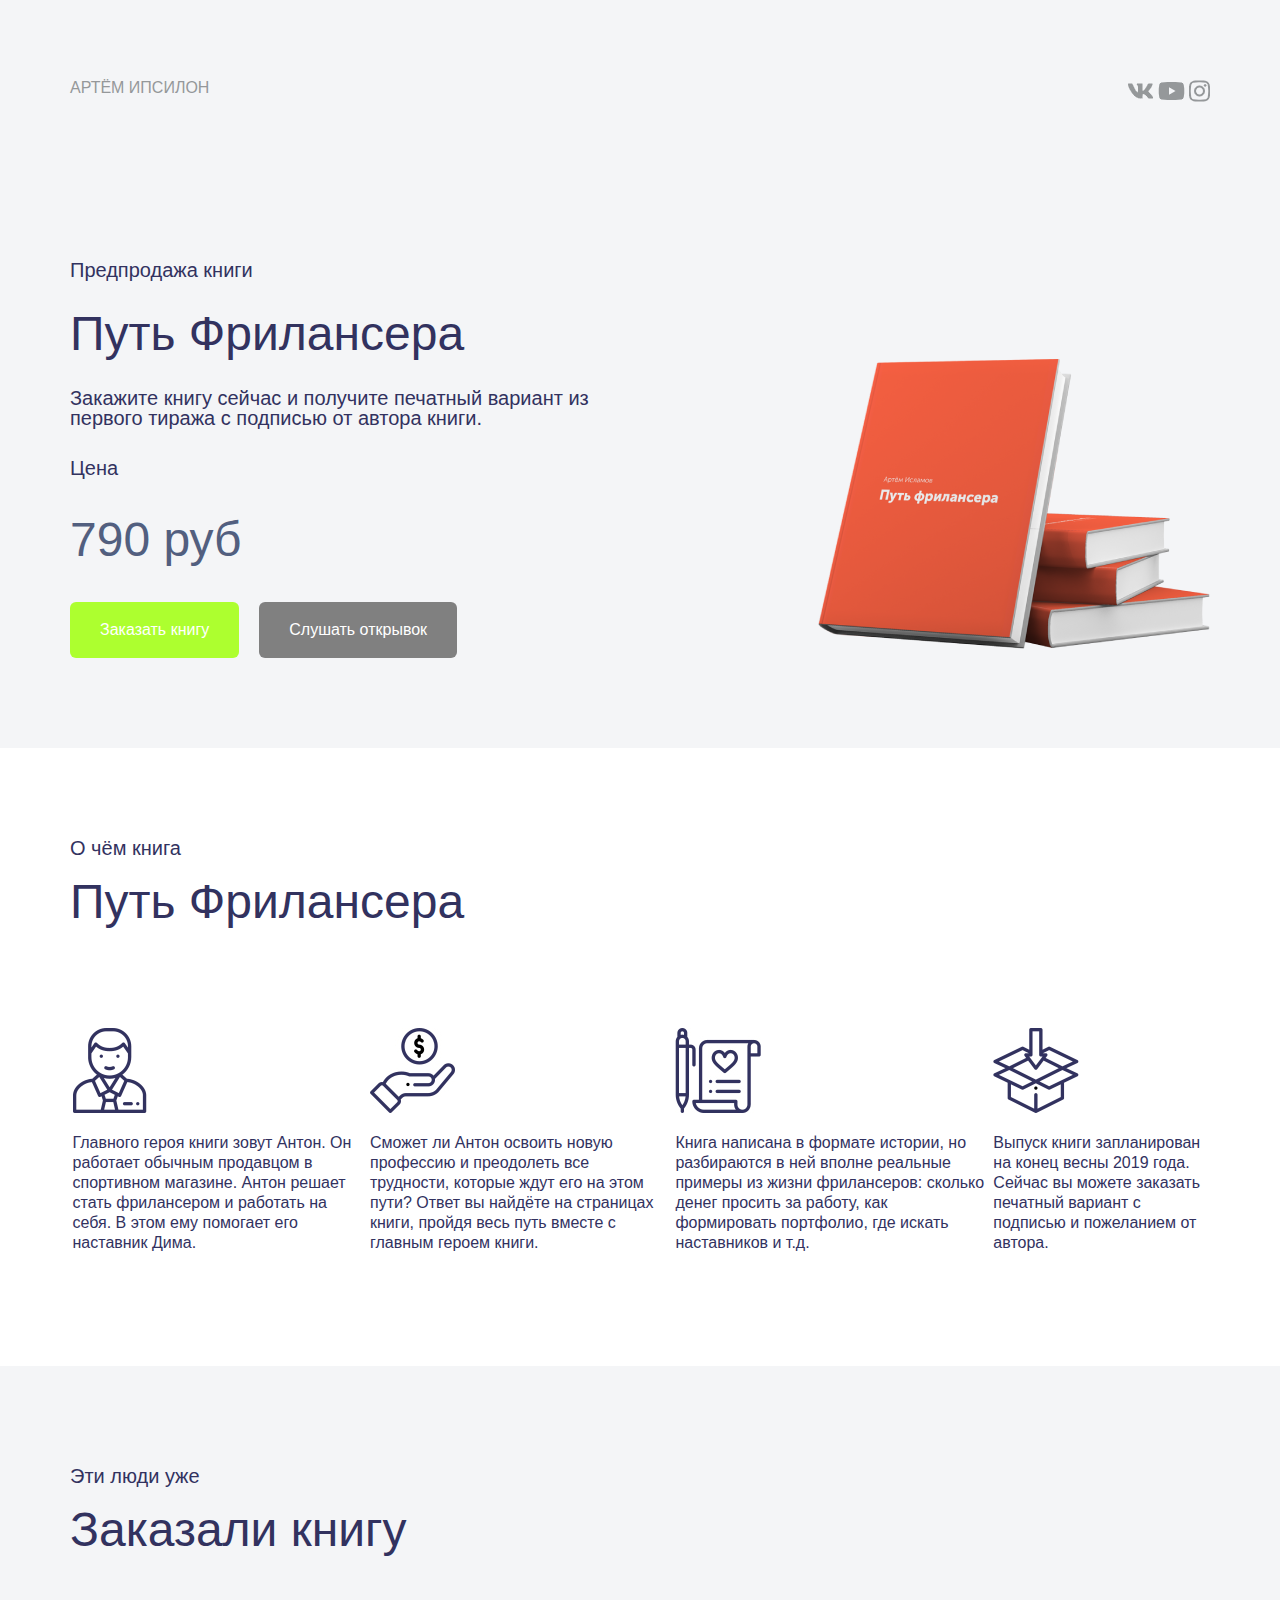
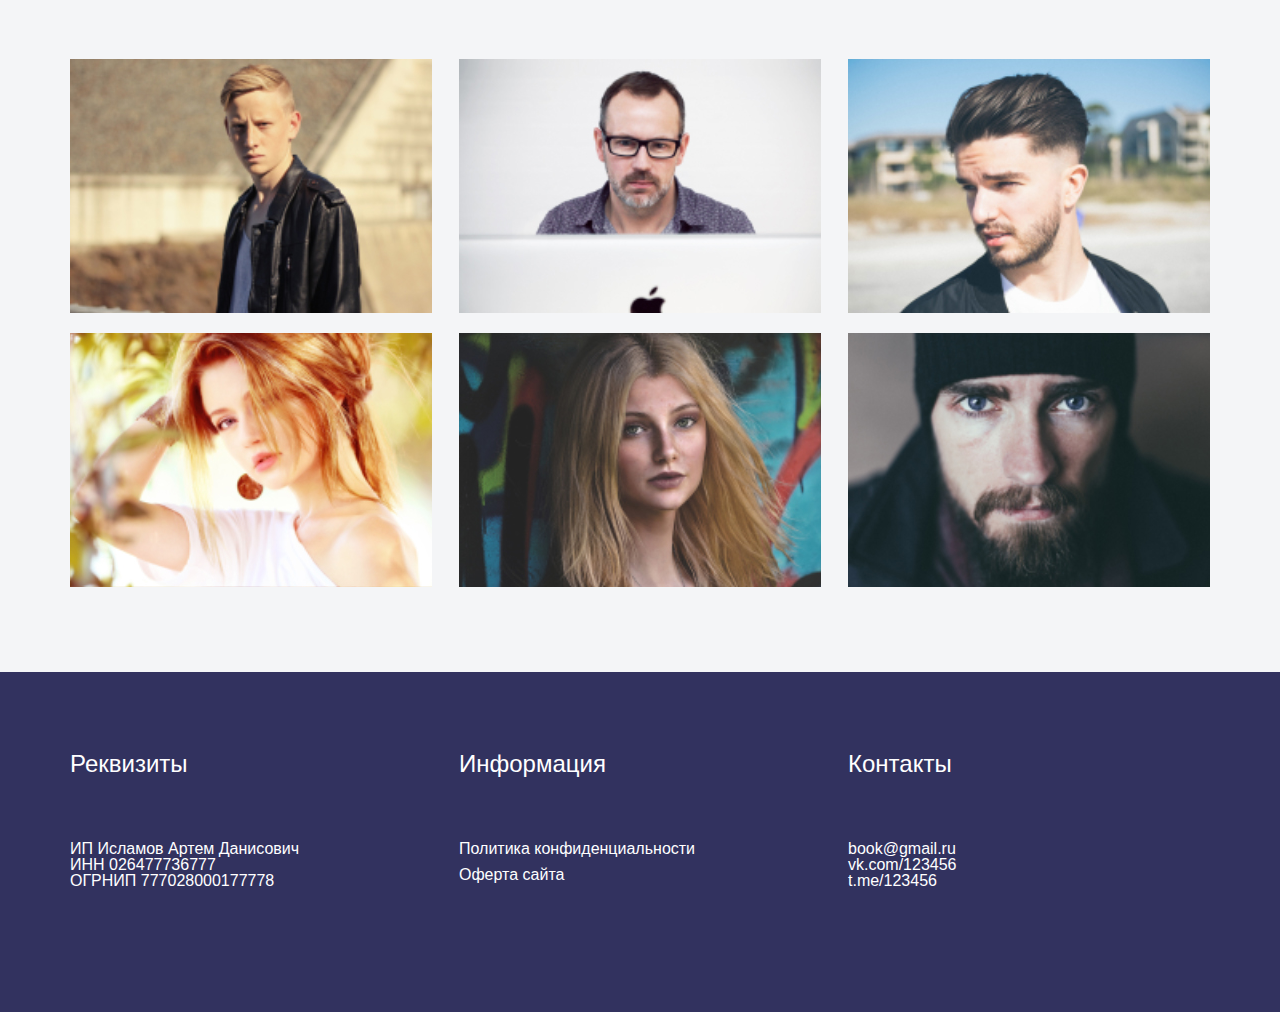
<file: One/index.html>
<!DOCTYPE html>
<html lang="en">
<head>
    <meta charset="UTF-8">
    <meta name="viewport" content="width=device-width, initial-scale=1.0">
    <meta http-equiv="X-UA-Compatible" content="ie=edge">
    <title>One</title>
    <link rel="stylesheet" href="Style.css">
    <link rel="stylesheet" href="reset.css">
</head>
<body>
    <div class="section-background1">
    <div class="section">
        <div id="menu">
            <div id="MLeft">АРТЁМ ИПСИЛОН</div>
            <div id="MRight">
                <a href="#"> <img src="img/vk.png" alt=""> </a>
                <a href=""> <img src="img/youtube.png" alt=""> </a>
                <a href="#"> <img src="img/instagram.png" alt=""> </a>
            </div>
        </div>
        <div id="top">
        <div id="TLeft">
            <p>Предпродажа книги</p>
            <h1>Путь Фрилансера</h1>
            <p>Закажите книгу сейчас и получите печатный вариант из первого тиража с подписью от автора книги.</p>
            <p>Цена</p>
            <div id="price">790 руб</div>
            
            <div class="buttons">
                <a href="#"><div id="Lbuttons">Заказать книгу</div></a>
                <a href="#"><div id="Rbuttons">Слушать открывок</div></a>
            </div>
        </div>
        
        <div id="TRight">
            <img src="img/Image 1.png" alt="Kniha">
        </div>
        </div>
    </div>
    </div>
    <div class="section-background2">
    <div class="section">
        <div id="center">
            <div>
                    <p>О чём книга</p>
                    <h1>Путь Фрилансера</h1>
            </div>
            <div id="CBlocks">
                <div class="block">
                    <img src="img/001-manager.png" alt="">
                    <p class="text2">Главного героя книги зовут Антон. Он работает обычным продавцом в спортивном магазине. Антон решает стать фрилансером и работать на себя. В этом ему помогает его наставник Дима.</p>
                </div>
                <div class="block">
                        <img src="img/002-hand.jpg" alt="">
                        <p class="text2">Сможет ли Антон освоить новую профессию и преодолеть все трудности, которые ждут его на этом пути? Ответ вы найдёте на страницах книги, пройдя весь путь вместе с главным героем книги.</p>
                </div>
                <div class="block">
                        <img src="img/003-wishlist.jpg" alt="">
                        <p class="text2">Книга написана в формате истории, но разбираются в ней вполне реальные примеры из жизни фрилансеров: сколько денег просить за работу, как формировать портфолио, где искать наставников и т.д.</p>
                </div>
                <div class="block">
                        <img src="img/004-box.png" alt="">
                        <p class="text2">Выпуск книги запланирован на конец весны 2019 года. Сейчас вы можете заказать печатный вариант с подписью и пожеланием от автора.</p>
                </div>
        </div>
        </div>
    </div>
    </div>
    <div class="section-background3">
    <div class="section">
        <div id="text3">
            <p>Эти люди уже</p>
            <h1>Заказали книгу</h1>
        </div>
        <div id="photo">
            <div class="Pblock">
                <img src="img/1.jpg" alt="">
            </div>
            <div class="Pblock">
                <img src="img/2.jpg" alt="">
            </div>
            <div class="Pblock">
                <img src="img/3.jpg" alt="">
            </div>
            <div class="Pblock">
                <img src="img/4.jpg" alt="">
            </div>
            <div class="Pblock">
                <img src="img/5.jpg" alt="">
            </div>
            <div class="Pblock">
                <img src="img/6.jpg" alt="">
            </div>
        </div>
    </div>
    </div>
    <div id="footer-background">
    <div id="footer">
        <div id="footer-in">
        <div class="line">
                <h1>Реквизиты</h1>
                <p>ИП Исламов Артем Данисович <br> 
                    ИНН 026477736777 <br>
                    ОГРНИП 777028000177778</p>
        </div>
        <div class="line">
                <h1>Информация</h1>
                <a href=""> <p>Политика конфиденциальности </p> </a>
                   <a href=""> <p>Оферта сайта</p> </a>
        </div>
        <div class="line">
                <h1>Контакты</h1>
                <p>book@gmail.ru <br>
                    vk.com/123456 <br>
                    t.me/123456</p>
        </div>
        </div>
    </div>
    </div>
</body>
</html>
</file>
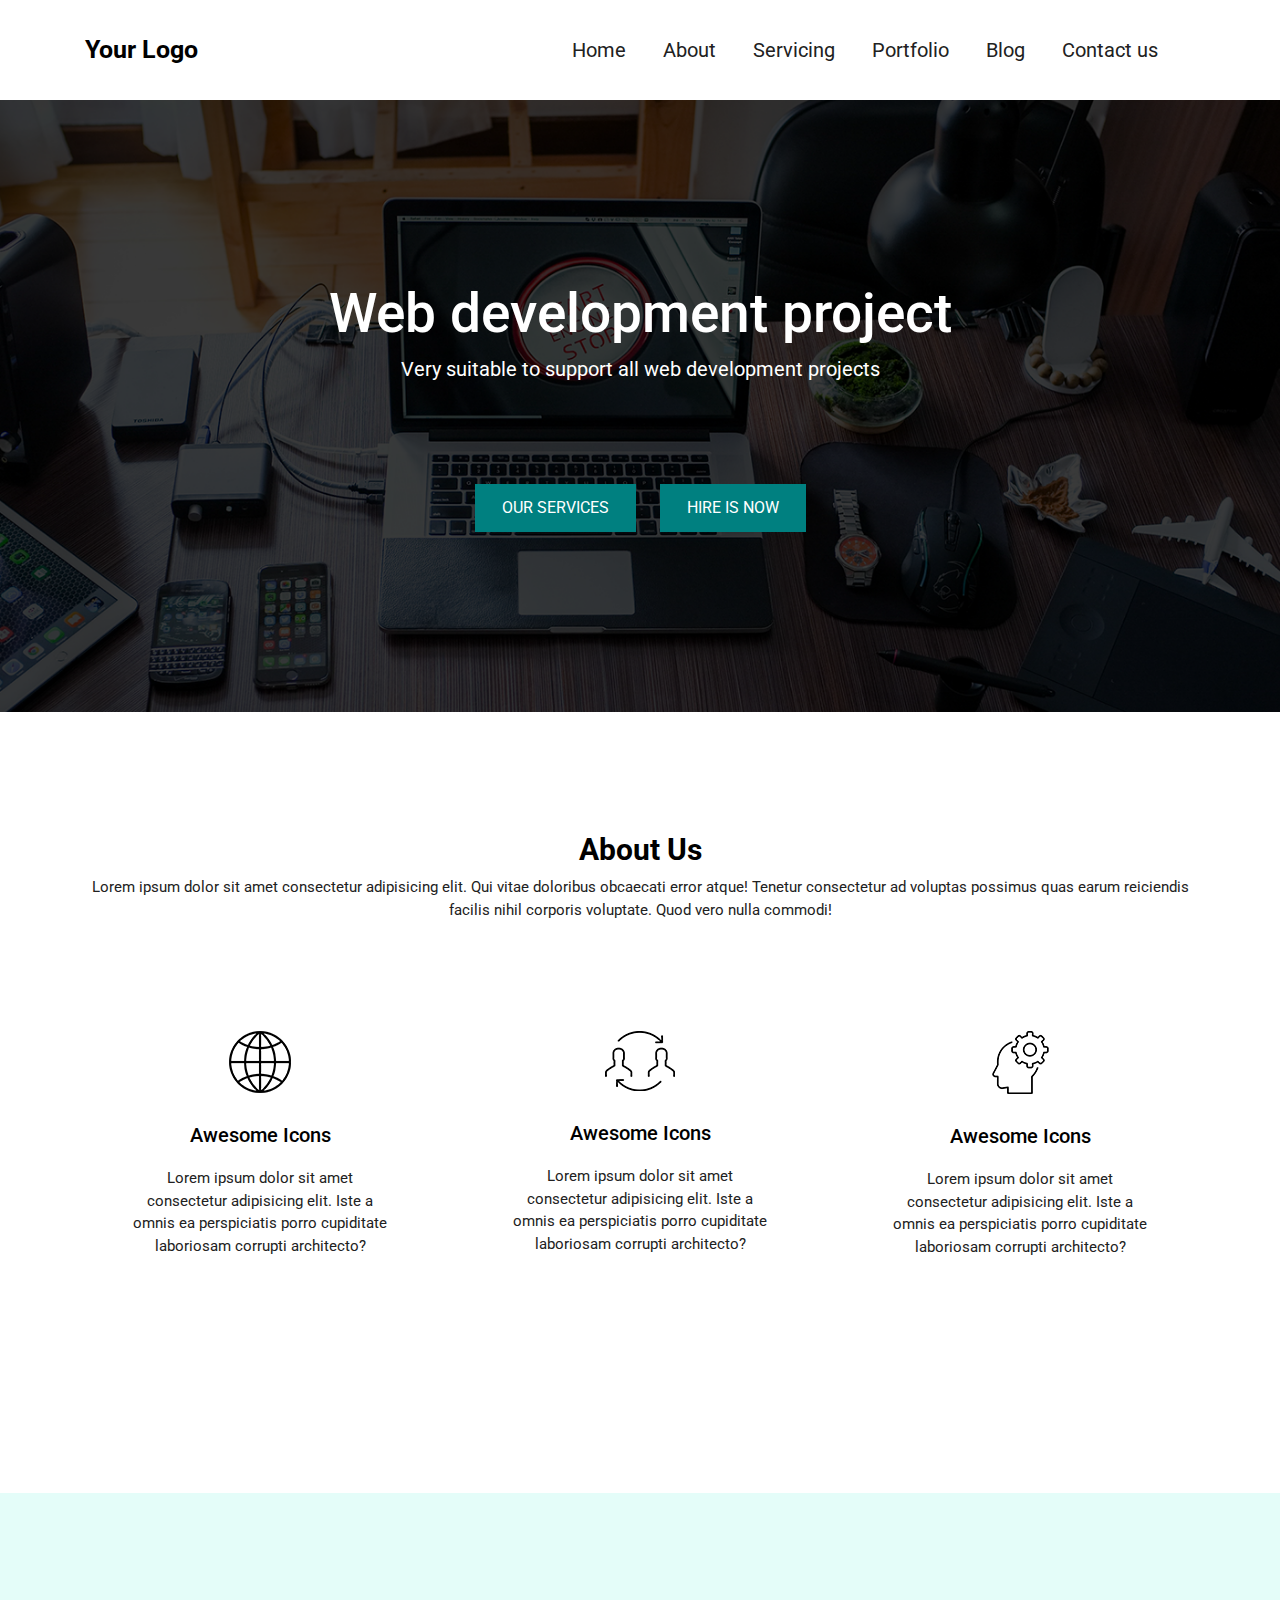
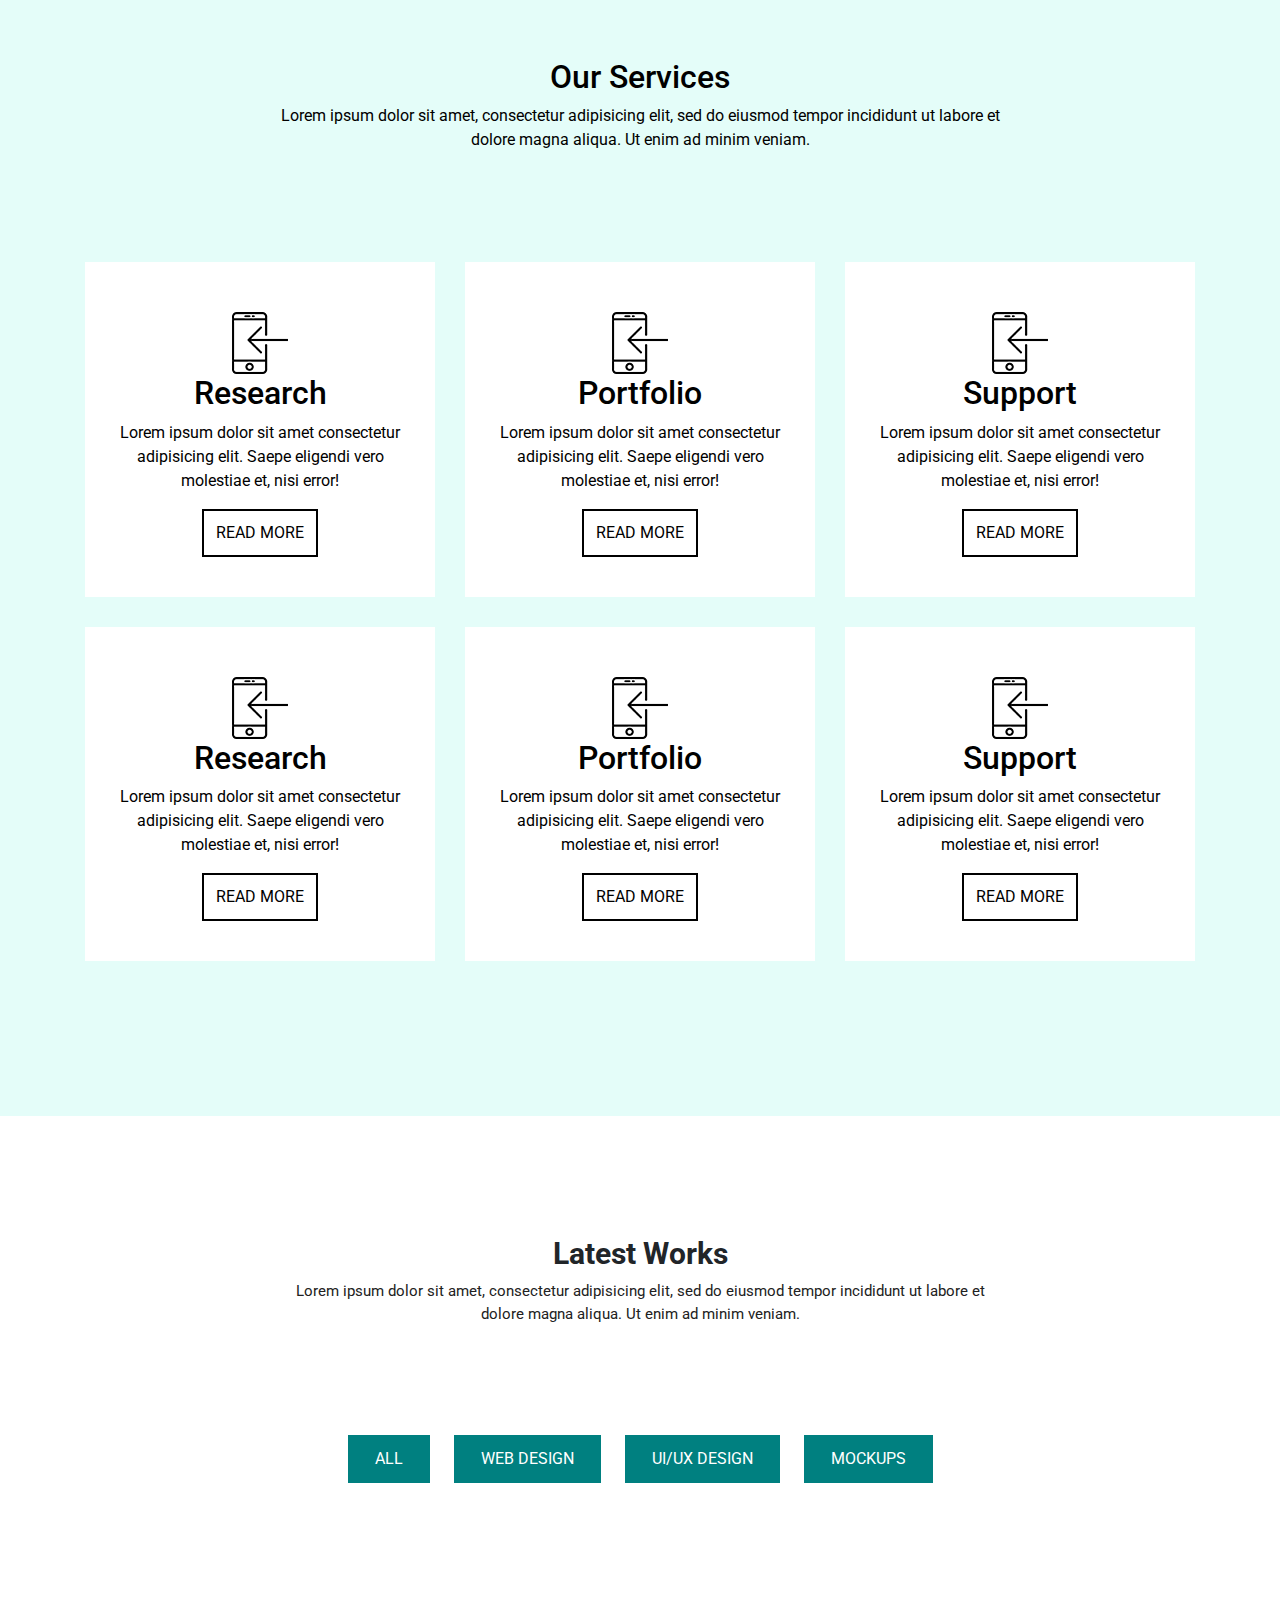
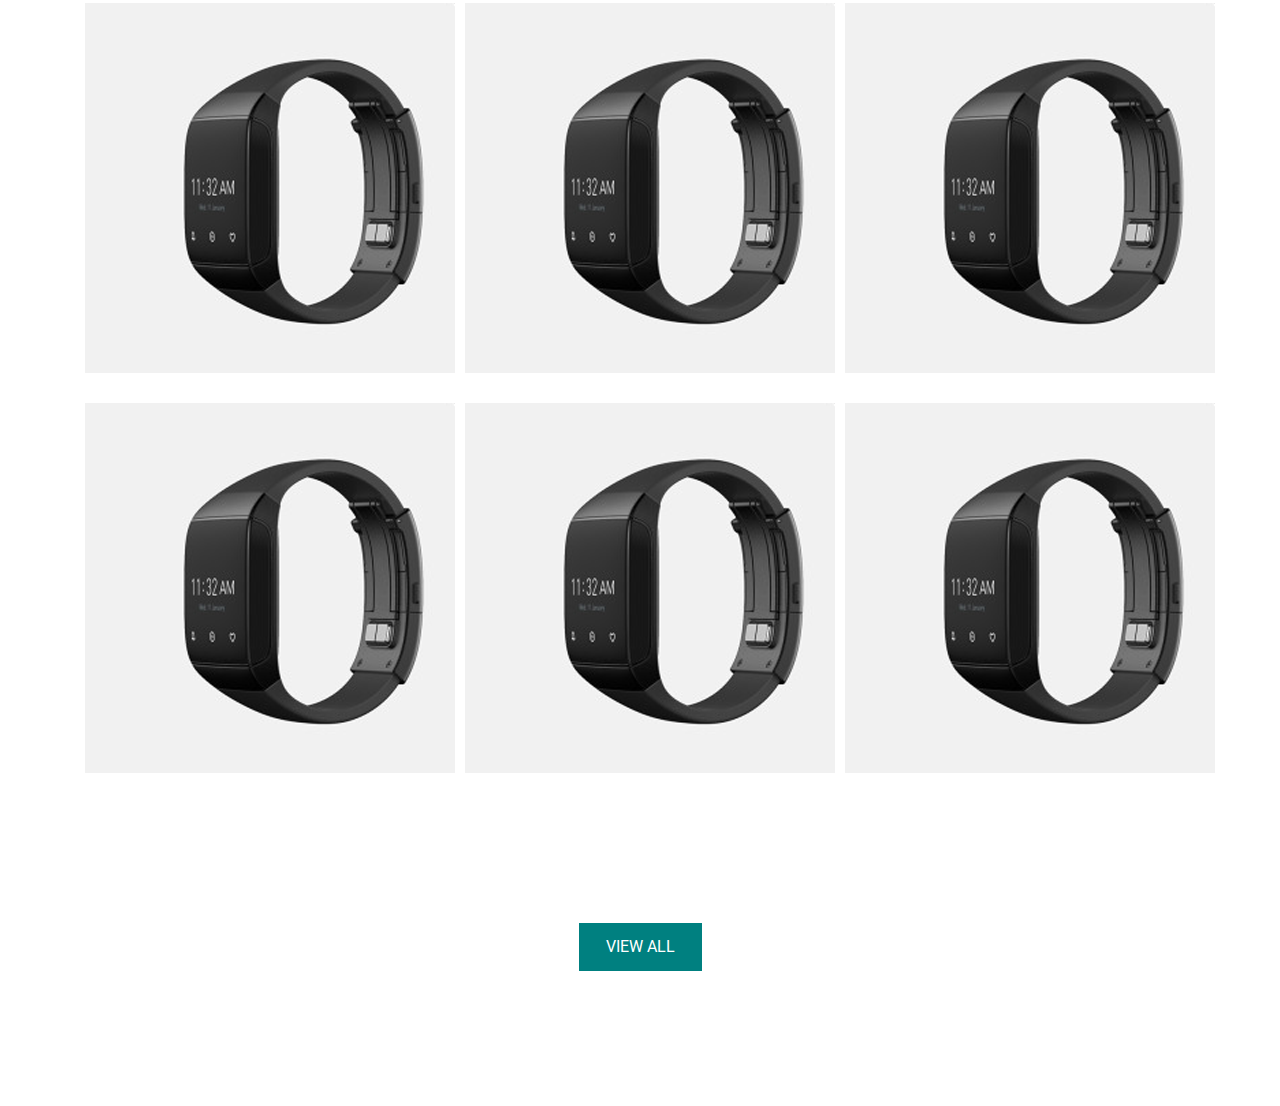
<file: Tree/index.html>
<!DOCTYPE html>
<html lang="en">

<head>
    <meta charset="UTF-8">
    <meta name="viewport" content="width=device-width, initial-scale=1.0">
    <meta http-equiv="X-UA-Compatible" content="ie=edge">
    <title>Tree</title>
    <link rel="stylesheet" href="https://use.fontawesome.com/releases/v5.7.0/css/all.css"
      integrity="sha384-lZN37f5QGtY3VHgisS14W3ExzMWZxybE1SJSEsQp9S+oqd12jhcu+A56Ebc1zFSJ" crossorigin="anonymous">
   <link rel="stylesheet" href="https://maxcdn.bootstrapcdn.com/bootstrap/4.0.0/css/bootstrap.min.css"
      integrity="sha384-Gn5384xqQ1aoWXA+058RXPxPg6fy4IWvTNh0E263XmFcJlSAwiGgFAW/dAiS6JXm" crossorigin="anonymous">
   
   <link href="https://fonts.googleapis.com/css?family=Roboto" rel="stylesheet">

    <link rel="stylesheet" href="Style.css">
</head>

<body>
    <!--Header-->
    <header class="menu-bar">
        <div class="container">
            <div class="row">
                <div class="col-xl-2">
                    <div class="logo d-flex align-items-center">Your Logo</div>
                </div>
                <div class="col-xl-8 ml-auto align-self-center">
                    <nav>
                        <ul class="menu d-flex justify-content-end">
                            <li class="menu__item"><a href="#">Home</a></li>
                            <li class="menu__item"><a href="#">About</a></li>
                            <li class="menu__item"><a href="#">Servicing</a></li>
                            <li class="menu__item"><a href="#">Portfolio</a></li>
                            <li class="menu__item"><a href="#">Blog</a></li>
                            <li class="menu__item"><a href="#">Contact us</a></li>
                            <li class="menu__item"><i class="fas fa-search"></i></li>
                        </ul>
                    </nav>
                </div>
            </div>
        </div>
    </header>
    <!--Header2-->
    <div class="header2">
        <div class="container">
            <div class="row">
                <div class="col-xl-12">
                    <h1 class="header2__title">Web development project</h1>
                    <p class="header2__text">Very suitable to support all web development projects</p>
                    <button class="button button_empty">OUR SERVICES</button>
                    <button class="button button_full">HIRE IS NOW</button>
                </div>
            </div>
        </div>
    </div>
    <!--dfe-->
    <div class="about">
        <div class="container">
            <div class="row">
                <div class="col-xl-12">
                    <h2 class="about__title">About Us</h2>
                    <p class="about__text">Lorem ipsum dolor sit amet consectetur adipisicing elit. Qui vitae doloribus
                        obcaecati error atque! Tenetur consectetur ad voluptas possimus quas earum reiciendis facilis
                        nihil corporis voluptate. Quod vero nulla commodi!</p>
                </div>
            </div>
            <div class="row justify-content-around">
                <div class="col-xl-3">
                    <img src="image/internet.png" alt="">
                    <h3 class="about__h3">Awesome Icons</h3>
                    <p class="about__text">
                        Lorem ipsum dolor sit amet consectetur adipisicing elit. Iste a omnis ea perspiciatis porro
                        cupiditate laboriosam corrupti architecto?
                    </p>
                </div>
                <div class="col-xl-3">
                    <img src="image/transfer.png" alt="">
                    <h3 class="about__h3">Awesome Icons</h3>
                    <p class="about__text">
                        Lorem ipsum dolor sit amet consectetur adipisicing elit. Iste a omnis ea perspiciatis porro
                        cupiditate laboriosam corrupti architecto?
                    </p>
                </div>
                <div class="col-xl-3">
                    <img src="image/head.png" alt="">
                    <h3 class="about__h3">Awesome Icons</h3>
                    <p class="about__text">
                        Lorem ipsum dolor sit amet consectetur adipisicing elit. Iste a omnis ea perspiciatis porro
                        cupiditate laboriosam corrupti architecto?
                    </p>
                </div>
            </div>
        </div>
    </div>
    <!--Cards-->
    <div class="cards">
        <div class="container">
            <div class="row justify-content-center">
                <div class="col-xl-8">
                    <h2 class="cards__title">Our Services</h2>
                    <p class="cards__text">Lorem ipsum dolor sit amet, consectetur adipisicing elit, sed do eiusmod
                        tempor incididunt ut labore et dolore magna aliqua. Ut enim ad minim veniam.</p>
                </div>
            </div>
            <div class="row">
                <div class="col-xl-4">
                    <div class="cards__card">
                        <img class="cards__card-img" src="image/smartphone.png" alt="">
                        <h2 class="cards__h2">Research</h2>
                        <p class="cards__p">Lorem ipsum dolor sit amet consectetur adipisicing elit. Saepe eligendi vero
                            molestiae et, nisi error!</p>
                        <button class="button-services">Read more</button>
                    </div>
                </div>
                <div class="col-xl-4">
                    <div class="cards__card">
                        <img class="cards__card-img" src="image/smartphone.png" alt="">
                        <h2 class="cards__h2">Portfolio</h2>
                        <p class="cards__p">Lorem ipsum dolor sit amet consectetur adipisicing elit. Saepe eligendi vero
                            molestiae et, nisi error!</p>
                        <button class="button-services">Read more</button>
                    </div>
                </div>
                <div class="col-xl-4">
                    <div class="cards__card">
                        <img class="cards__card-img" src="image/smartphone.png" alt="">
                        <h2 class="cards__h2">Support</h2>
                        <p class="cards__p">Lorem ipsum dolor sit amet consectetur adipisicing elit. Saepe eligendi vero
                            molestiae et, nisi error!</p>
                        <button class="button-services">Read more</button>
                    </div>
                </div>
                <div class="col-xl-4">
                    <div class="cards__card">
                        <img class="cards__card-img" src="image/smartphone.png" alt="">
                        <h2 class="cards__h2">Research</h2>
                        <p class="cards__p">Lorem ipsum dolor sit amet consectetur adipisicing elit. Saepe eligendi vero
                            molestiae et, nisi error!</p>
                        <button class="button-services">Read more</button>
                    </div>
                </div>
                <div class="col-xl-4">
                    <div class="cards__card">
                        <img class="cards__card-img" src="image/smartphone.png" alt="">
                        <h2 class="cards__h2">Portfolio</h2>
                        <p class="cards__p">Lorem ipsum dolor sit amet consectetur adipisicing elit. Saepe eligendi vero
                            molestiae et, nisi error!</p>
                        <button class="button-services">Read more</button>
                    </div>
                </div>
                <div class="col-xl-4">
                    <div class="cards__card">
                        <img class="cards__card-img" src="image/smartphone.png" alt="">
                        <h2 class="cards__h2">Support</h2>
                        <p class="cards__p">Lorem ipsum dolor sit amet consectetur adipisicing elit. Saepe eligendi vero
                            molestiae et, nisi error!</p>
                        <button class="button-services">Read more</button>
                    </div>
                </div>
            </div>
        </div>
    </div>
    <div class="portfolio">
        <div class="container">
            <div class="row justify-content-center">
                <div class="col-xl-8">
                    <h2 class="about__title">Latest Works</h2>
                    <p class="about__text">Lorem ipsum dolor sit amet, consectetur adipisicing elit, sed do eiusmod tempor incididunt ut labore et dolore magna aliqua. Ut enim ad minim veniam.</p>
                    <button val="on" class="button" filter="all">ALL</button>
                    <button val="off" class="button" filter="wd">WEB DESIGN</button>
                    <button val="off" class="button" filter="ud">UI/UX DESIGN</button>
                    <button val="off" class="button" filter="moc">MOCKUPS</button>
                </div>
            </div>
            <div class="row portfolio-filter aligh_img">
                <div filter="wd" class="col-xl-4 col-md-6">
                   <img src="image/p1.png" alt="">
                   <div class="text">
                      <h5>Hand Watch</h5>
                      <p>Web design</p>
                   </div>
                </div>
                <div filter="moc" class="col-xl-4 col-md-6">
                   <img src="image/p1.png" alt="">
                   <div class="text">
                      <h5>One Day Pass</h5>
                      <p>Mockups</p>
                   </div>
                </div>
                <div filter="wd" class="col-xl-4 col-md-6">
                   <img src="image/p1.png" alt="">
                   <div class="text">
                      <h5>Modal T-shirt</h5>
                      <p>Web design</p>
                   </div>
                </div>
                <div filter="moc" class="col-xl-4 col-md-6">
                   <img src="image/p1.png" alt="">
                   <div class="text">
                      <h5>Flask</h5>
                      <p>Mockups</p>
                   </div>
                </div>
                <div filter="ud" class="col-xl-4 col-md-6">
                   <img src="image/p1.png" alt="">
                   <div class="text">
                      <h5>Eplemost</h5>
                      <p>Ui/Ux Design</p>
                   </div>
                </div>
                <div filter="ud" class="col-xl-4 col-md-6">
                   <img src="image/p1.png" alt="">
                   <div class="text">
                      <h5>The kitchens</h5>
                      <p>Ui/Ux Design</p>
                   </div>
                </div>
             </div>
            <div class="row">
                <div class="col-xl-12">
                    <button class="button">VIEW ALL</button>
                </div>
            </div>
        </div>
    </div>
    
    <script src="https://code.jquery.com/jquery-3.2.1.slim.min.js"
      integrity="sha384-KJ3o2DKtIkvYIK3UENzmM7KCkRr/rE9/Qpg6aAZGJwFDMVNA/GpGFF93hXpG5KkN" crossorigin="anonymous">
      </script>
   <script src="js/jquery-3.3.1.min.js"></script>
   <script src="https://cdnjs.cloudflare.com/ajax/libs/popper.js/1.12.9/umd/popper.min.js"
      integrity="sha384-ApNbgh9B+Y1QKtv3Rn7W3mgPxhU9K/ScQsAP7hUibX39j7fakFPskvXusvfa0b4Q" crossorigin="anonymous">
      </script>
   <script src="https://maxcdn.bootstrapcdn.com/bootstrap/4.0.0/js/bootstrap.min.js"
      integrity="sha384-JZR6Spejh4U02d8jOt6vLEHfe/JQGiRRSQQxSfFWpi1MquVdAyjUar5+76PVCmYl" crossorigin="anonymous">
      </script>
   
   <script src="js/main.js"></script>
</body>

</html>
</file>
<file: One/Style.css>
.section
{
    font-family: sans-serif;
    max-width: 1140px;
    width: 96%;
    margin: 0 auto;
}

#menu
{
    padding-top: 80px;
    display: flex;
    justify-content: space-between;
}

#MLeft
{
    padding-bottom: 164px;
    color: rgb( 149, 152, 154 );
}

#top
{
    display: flex;
    justify-content: space-between;
    align-items: center;
}

#TLeft *
{
    margin-bottom: 30px;
}

#TLeft
{
    width: 50%;
}

#TRight img
{
    width: 100%;
}



#TLeft p
{

    font-size: 20px;

    color: rgb( 50, 50, 95 );      
}

#TLeft h1, #price
{
    font-size: 48px;
    color: rgb( 50, 50, 95 );
}
#price
{
    color: rgb( 82, 95, 127 );
    line-height: 1.693cm;
}

a
{
    text-decoration: none;
}

.buttons
{
display: flex;
}

#Lbuttons
{
    margin-right: 20px;

    color: white;
    padding: 20px 30px;
    border-radius: 6px;
    box-shadow: black;
    background-color: greenyellow;
}

#Rbuttons
{
    color: white;
    padding: 20px 30px;
    border-radius: 6px;
    box-shadow: black;
    background-color: gray;
}

body p
{
    font-size: 20px;
    color: rgb( 50, 50, 95 );
}

body h1
{
    font-size: 48px;
    color: rgb( 50, 50, 95 );
}

#CBlocks
{
    display: flex;
}

.block
{
    margin: 2.5px;
}

.block img
{
    padding: 100px 0px 10px 0px;
}

.block p
{
    font-size: 16px;
}

#photo
{
    padding: 75px 0px;
    display: flex;
    flex-wrap: wrap;
    justify-content: space-between;
}

.Pblock
{
    margin: 10px 0px;
}

#footer-background
{
    background-color: #32325f;
    font-family: sans-serif;
}

#footer
{
    max-width: 1140px;
    margin: 0px auto;
}

#footer-in
{
    padding-top: 80px;
    padding-bottom: 118px;
    display: flex;
    justify-content: space-between;
}

#footer-in p, #footer-in h1
{
    color: white;
}

#footer-in h1
{
    font-size: 24px;
}

#footer-in p
{
    font-size: 16px;
}

.section-background1
{
    background-color: #f4f5f7;
}

.section-background3
{
    background-color: #f4f5f7;
}

.line
{
    width: 362px;
}

#text3
{
padding: 20px 0px;
}

#text3 p
{
    padding: 80px 0px 20px 0px;
}

.text2
{
    line-height: 20px;
    padding: 10px 0px;
}

.line h1
{
    padding-bottom: 60px;
}

.line p
{
    padding: 5px 0px;
}

#center
{
    padding: 90px 0px;
}

#center p
{
    padding-bottom: 20px;
}
</file>
<file: Tree/Style.css>
body
{
    /* font-family: 'Open Sans', sans-serif; */
}

ul, li
{
    display: block;
    padding: 0;
    margin: 0;
}

.menu-bar
{
    color: black;
    background-color: white;
}

.menu__item
{
    margin-left: 37px;
}

.menu__item a
{
    font-size: 20px;
    color: #212121;
}

.menu__item a:hover
{
    text-decoration: none;
    color: #868686;
}

.logo
{
    font-size: 25px;
    font-weight: 700;
    height: 100px;
}


/*header2*/
.header2
{
    padding: 180px 0;
    text-align: center;
    color: white;
    background-image: url(image/pexels-photo-356056.png);
    background-size: cover;
    background-position: 0 100%;
}

.header2__title
{
    font-size: 55px;
}

.header2__text
{
    font-size: 20px;
    margin-bottom: 100px;
}

.button
{
    padding: 10px 25px;
    margin: 0 10px;
    color: white;
    transition: 0.3s;
    background: teal;
    border: 2px solid teal;
}

.button:hover
{
    border: 2px solid white;
    background: transparent;
}

/* About Us */
.about
{
    padding-top: 120px;
    padding-bottom: 125px;
    color: black;
    background: white;
    text-align: center;
}

.about__title
{
    font-size: 30px;
    font-weight: bold;
}

.about__h3
{
    margin-top: 30px;
    margin-bottom: 20px;
    
    font-size: 20px;
}

.about__text
{
    color: #212121;
    font-size: 15px;
    margin-bottom: 110px;
}

/* Cards */

.cards
{
    padding-top: 165px;
    padding-bottom: 125px;
    color: black;
    background: #e4fdf9;
    text-align: center;
}

.cards__text
{
    margin-bottom: 110px;
}

.cards__card
{
    background: white;
    padding: 50px 25px 40px;
    margin-bottom: 30px;
}

.cards__card:hover
{
    background: #00897b;
    color: white;
    transition: 0.3s;
    box-shadow: 0px 10px 12px -3px rgba(0, 0, 0, 0.26);
}

.cards__card:hover .cards__card-img
{
    filter: invert(100%);
    transition: 0.3s;
}


.button-services
{
    text-transform: uppercase;
    border: 2px solid black;
    background: transparent;
    padding: 10px 12px 10px;
}

.cards__card:hover .button-services
{
    color: white;
    border: 2px solid white;
    transition: 0.3s;
}

/* Portfolio */

.portfolio
{
    text-align: center;
    padding-top: 120px;
    padding-bottom: 135px;
}

.portfolio .button:hover, .focused
{
    color: black;
    background: transparent;
    border: 2px solid #00897b;
}

.portfolio img
{
    margin-bottom: 30px;
}

.portfolio-filter
{
    padding: 120px 0;
}

div[filter]:hover img {
    filter: brightness(50%);
    transition: 0.3s;
 }
 
 .text {
    display: none;
 }
 
 div[filter]:hover .text {
    display: block;
    width: 100%;
    color: #fff;
    position: absolute;
    top: 40%;
    left: 0;
    z-index: 3;
    text-align: center;
 }
</file>
